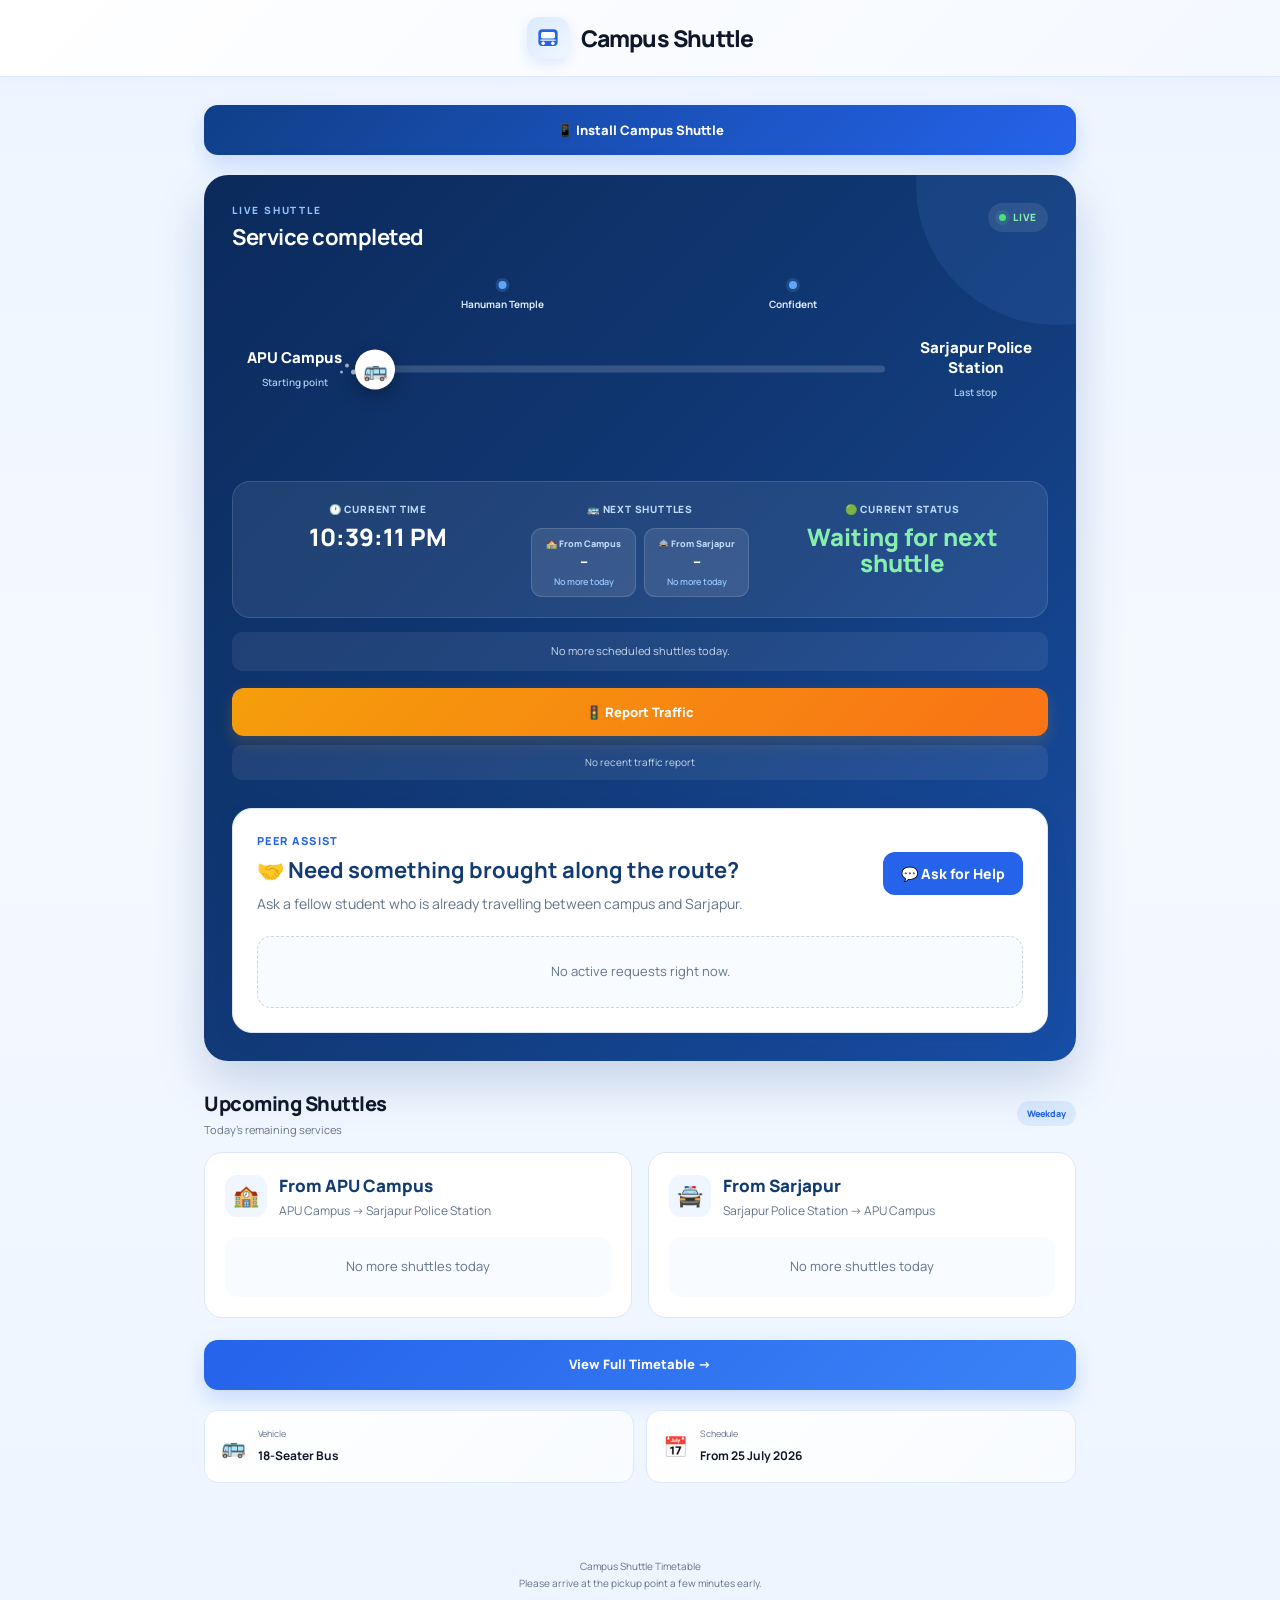
<file: index.html>
<!DOCTYPE html>
<html lang="en">

<head>

    <meta charset="UTF-8">

    <meta
        name="viewport"
        content="width=device-width, initial-scale=1.0"
    >

    <title>Campus Shuttle</title>

    <!-- Modern Font -->
    <link rel="preconnect" href="https://fonts.googleapis.com">

    <link
        href="https://fonts.googleapis.com/css2?family=Manrope:wght@400;500;600;700;800&display=swap"
        rel="stylesheet"
    >

    <!-- Main CSS -->
    <link
        rel="stylesheet"
        href="style.css"
    >
<!-- PWA / Mobile App -->
<link rel="manifest" href="manifest.json">

<meta name="theme-color" content="#2563eb">

<!-- iPhone / iPad -->
<meta name="apple-mobile-web-app-capable" content="yes">
<meta name="apple-mobile-web-app-status-bar-style" content="default">
<meta name="apple-mobile-web-app-title" content="Campus Shuttle">

<link rel="apple-touch-icon" href="icon-192.png">
</head>


<body>


    <!-- =====================================
         MODERN HEADER
    ====================================== -->

    <header class="modern-header">

        <div class="brand">

            <div class="brand-icon">

                <svg
                    viewBox="0 0 64 64"
                    xmlns="http://www.w3.org/2000/svg"
                    aria-hidden="true"
                >

                    <!-- Bus body -->
                    <rect
                        x="10"
                        y="12"
                        width="44"
                        height="38"
                        rx="9"
                        fill="currentColor"
                    />

                    <!-- Windows -->
                    <rect
                        x="16"
                        y="18"
                        width="32"
                        height="15"
                        rx="4"
                        fill="white"
                    />

                    <!-- Wheels -->
                    <circle
                        cx="21"
                        cy="44"
                        r="4"
                        fill="white"
                    />

                    <circle
                        cx="43"
                        cy="44"
                        r="4"
                        fill="white"
                    />

                    <!-- Lower line -->
                    <path
                        d="M16 37h32"
                        stroke="white"
                        stroke-width="3"
                        stroke-linecap="round"
                    />

                </svg>

            </div>


            <div class="brand-name">
                Campus Shuttle
            </div>

        </div>

    </header>



    <!-- =====================================
         MAIN CONTENT
    ====================================== -->

    <main class="container">



<!-- INSTALL APP -->

<button
    id="installAppButton"
    class="install-app-button"
>
    📱 Install Campus Shuttle
</button>


        <!-- =====================================
             LIVE SHUTTLE TRACKER
        ====================================== -->

<section class="live-tracker">

    <!-- LIVE HEADER -->

    <div class="live-header">

        <div>

            <div class="live-label">
                LIVE SHUTTLE
            </div>

            <h2 id="liveStatus">
                Checking shuttle status...
            </h2>

        </div>


        <div class="live-indicator">

            <span class="live-dot"></span>

            LIVE

        </div>

    </div>


    <!-- ROUTE -->

    <div class="live-route">


        <!-- APU CAMPUS -->

<div class="route-terminal">

    <strong id="startStop">
        APU Campus
    </strong>

    <span>
        Starting point
    </span>

</div>

        <!-- MIDDLE ROUTE -->

        <div class="route-middle">

            <div class="route-line-vertical">

                <div
                    class="route-progress"
                    id="routeProgress"
                ></div>


                <div
                    class="bus-marker going-right"
                    id="busMarker"
                >

                    <span class="bus-smoke smoke-1"></span>
                    <span class="bus-smoke smoke-2"></span>
                    <span class="bus-smoke smoke-3"></span>

                    <span class="bus-emoji">
                        🚌
                    </span>

                </div>

            </div>


            <!-- PICKUP STOPS -->

            <div class="pickup-stops">

                <div
                    class="pickup-stop"
                    data-route-stop="hanuman-temple"
                >

                    <span class="pickup-dot"></span>

                    <span>
                        Hanuman Temple
                    </span>

                </div>


                <div
                    class="pickup-stop"
                    data-route-stop="confident"
                >

                    <span class="pickup-dot"></span>

                    <span>
                        Confident
                    </span>

                </div>

            </div>

        </div>



        <!-- SARJAPUR POLICE STATION -->

<div class="route-terminal destination">

    <strong id="endStop">
        Sarjapur Police Station
    </strong>

    <span>
        Last stop
    </span>

</div>

</div>


<!-- =========================================
     LIVE INFORMATION
========================================= -->

<div class="live-info-panel">

    <div class="live-stat">

        <span class="live-stat-label">
            🕐 CURRENT TIME
        </span>

        <strong id="livePanelClock">
            --:--:--
        </strong>

    </div>


    <div class="live-stat next-shuttle-stat">

    <span class="live-stat-label">
        🚌 NEXT SHUTTLES
    </span>

    <div class="next-shuttle-capsules">

        <!-- FROM CAMPUS -->

        <div class="next-shuttle-capsule">

            <span class="capsule-label">
                🏫 From Campus
            </span>

            <strong id="nextCampusShuttle">
                --
            </strong>

            <small id="nextCampusCountdown">
                Checking...
            </small>

        </div>


        <!-- FROM SARJAPUR -->

        <div class="next-shuttle-capsule">

            <span class="capsule-label">
                🚔 From Sarjapur
            </span>

            <strong id="nextSarjapurShuttle">
                --
            </strong>

            <small id="nextSarjapurCountdown">
                Checking...
            </small>

        </div>

    </div>

</div>

    <div class="live-stat">

        <span class="live-stat-label">
            🟢 CURRENT STATUS
        </span>

        <strong
            id="liveCurrentStatus"
            class="live-status-text"
        >
            Checking...
        </strong>

    </div>

</div>

    <!-- LIVE MESSAGE -->

    <div
        class="live-message"
        id="liveMessage"
    >
        Checking the current shuttle...
    </div>



    <!-- TRAFFIC REPORT -->

    <div class="traffic-report-box">

        <button
            id="trafficButton"
            class="traffic-button"
            onclick="reportTraffic()"
        >
            🚦 Report Traffic
        </button>


        <div
            id="trafficStatus"
            class="traffic-status"
        >
            No recent traffic report
        </div>

    </div>
<!-- =========================================
     PEER ASSIST
========================================= -->

<section class="peer-assist-section">

    <div class="peer-assist-header">

        <div>

            <div class="section-label">
                PEER ASSIST
            </div>

            <h2>
                🤝 Need something brought along the route?
            </h2>

            <p>
                Ask a fellow student who is already travelling
                between campus and Sarjapur.
            </p>

        </div>

        <button
            id="openPeerAssistButton"
            class="peer-assist-button"
        >
            💬 Ask for Help
        </button>

    </div>


    <!-- ACTIVE REQUESTS -->

    <div
        id="peerRequestsList"
        class="peer-requests-list"
    >

        <div class="peer-empty">

            No active requests right now.

        </div>

    </div>

</section>


<!-- =========================================
     PEER ASSIST MODAL
========================================= -->

<div
    id="peerAssistModal"
    class="peer-modal"
>

    <div class="peer-modal-content">

        <div class="peer-modal-header">

            <div>

                <div class="section-label">
                    PEER ASSIST
                </div>

                <h2>
                    Ask your peers
                </h2>

            </div>

            <button
                id="closePeerAssistButton"
                class="peer-close-button"
            >
                ×
            </button>

        </div>


        <div class="peer-form">

            <label>
                From
            </label>

            <select
                id="peerFrom"
            >

                <option value="">
                    Select starting point
                </option>

                <option value="APU Campus">
                    APU Campus
                </option>

                <option value="Hanuman Temple">
                    Hanuman Temple
                </option>

                <option value="Confident">
                    Confident
                </option>

                <option value="Sarjapur Police Station">
                    Sarjapur Police Station
                </option>
                <option value="Wawe">
    Wawe😉
</option>

<option value="D-Mart">
    D-Mart
</option>

            </select>


            <label>
                To
            </label>

            <select
                id="peerTo"
            >

                <option value="">
                    Select destination
                </option>

                <option value="APU Campus">
                    APU Campus
                </option>

                <option value="Hanuman Temple">
                    Hanuman Temple
                </option>

                <option value="Confident">
                    Confident
                </option>

                <option value="Sarjapur Police Station">
                    Sarjapur Police Station
                </option>
                    <option value="Wawe">
        Wawe😉
    </option>

    <option value="D-Mart">
        D-Mart
    </option>


            </select>


            <label>
                Around what time?
            </label>

            <input
                type="time"
                id="peerTravelTime"
            >


            <label>
                What do you need?
            </label>

            <textarea
                id="peerRequestText"
                rows="4"
                placeholder="Example: Can someone bring my medicine from Sarjapur?"
            ></textarea>


            <label>
    Your name
</label>

<input
    type="text"
    id="peerName"
    placeholder="Enter your name"
>


<label>
    College ID
</label>

<input
    type="text"
    id="peerCollegeId"
    placeholder="Enter your college ID"
>


            <button
                id="submitPeerRequestButton"
                class="peer-submit-button"
            >
                Post Request
            </button>

        </div>

    </div>

</div>


<!-- =========================================
     PEER CHAT MODAL
========================================= -->

<div
    id="peerChatModal"
    class="peer-modal"
>

    <div class="peer-chat-content">

        <div class="peer-modal-header">

            <div>

                <div class="section-label">
                    PEER ASSIST
                </div>

                <h2 id="peerChatTitle">
                    Chat
                </h2>

            </div>

            <button
                id="closePeerChatButton"
                class="peer-close-button"
            >
                ×
            </button>

        </div>


        <div
            id="peerChatMessages"
            class="peer-chat-messages"
        ></div>


        <div class="peer-chat-input">

            <input
                type="text"
                id="peerMessageInput"
                placeholder="Write a message..."
            >

            <button
                id="sendPeerMessageButton"
            >
                ➤
            </button>

        </div>

    </div>

</div>
</section>


        <!-- =====================================
             UPCOMING SHUTTLES
        ====================================== -->

        <section class="upcoming-section">


            <div class="section-heading">


                <div>

                    <h2>
                        Upcoming Shuttles
                    </h2>


                    <p>
                        Today's remaining services
                    </p>

                </div>


                <span id="dayType">
                    Weekday
                </span>

            </div>



            <div id="upcomingList">

                <!-- JavaScript will insert shuttles here -->

            </div>


        </section>



        <!-- =====================================
             FULL TIMETABLE
        ====================================== -->

        <a
            href="timetable.html"
            class="full-timetable-button"
        >
            View Full Timetable →
        </a>



        <!-- =====================================
             INFORMATION
        ====================================== -->

        <section class="info-grid">


            <div class="info-card">

                <span>
                    🚌
                </span>


                <div>

                    <p>
                        Vehicle
                    </p>


                    <strong>
                        18-Seater Bus
                    </strong>

                </div>

            </div>



            <div class="info-card">

                <span>
                    📅
                </span>


                <div>

                    <p>
                        Schedule
                    </p>


                    <strong>
                        From 25 July 2026
                    </strong>

                </div>

            </div>


        </section>


    </main>



    <!-- =====================================
         FOOTER
    ====================================== -->

    <footer>

        <p>
            Campus Shuttle Timetable
        </p>


        <p>
            Please arrive at the pickup point a few minutes early.
        </p>

    </footer>



    <!-- =====================================
         JAVASCRIPT
    ====================================== -->

    <script src="script.js"></script>
<script>
    if ("serviceWorker" in navigator) {
        window.addEventListener("load", () => {
            navigator.serviceWorker.register("./sw.js")
                .then(() => {
                    console.log("Campus Shuttle app ready");
                })
                .catch(error => {
                    console.log("App setup error:", error);
                });
        });
    }
</script>
<script>
    if ("serviceWorker" in navigator) {

        window.addEventListener("load", () => {

            navigator.serviceWorker.register("./sw.js")
                .then(() => {
                    console.log("Campus Shuttle app ready");
                })
                .catch(error => {
                    console.error(
                        "Service worker registration failed:",
                        error
                    );
                });

        });

    }
</script>
</body>

</html>
</file>
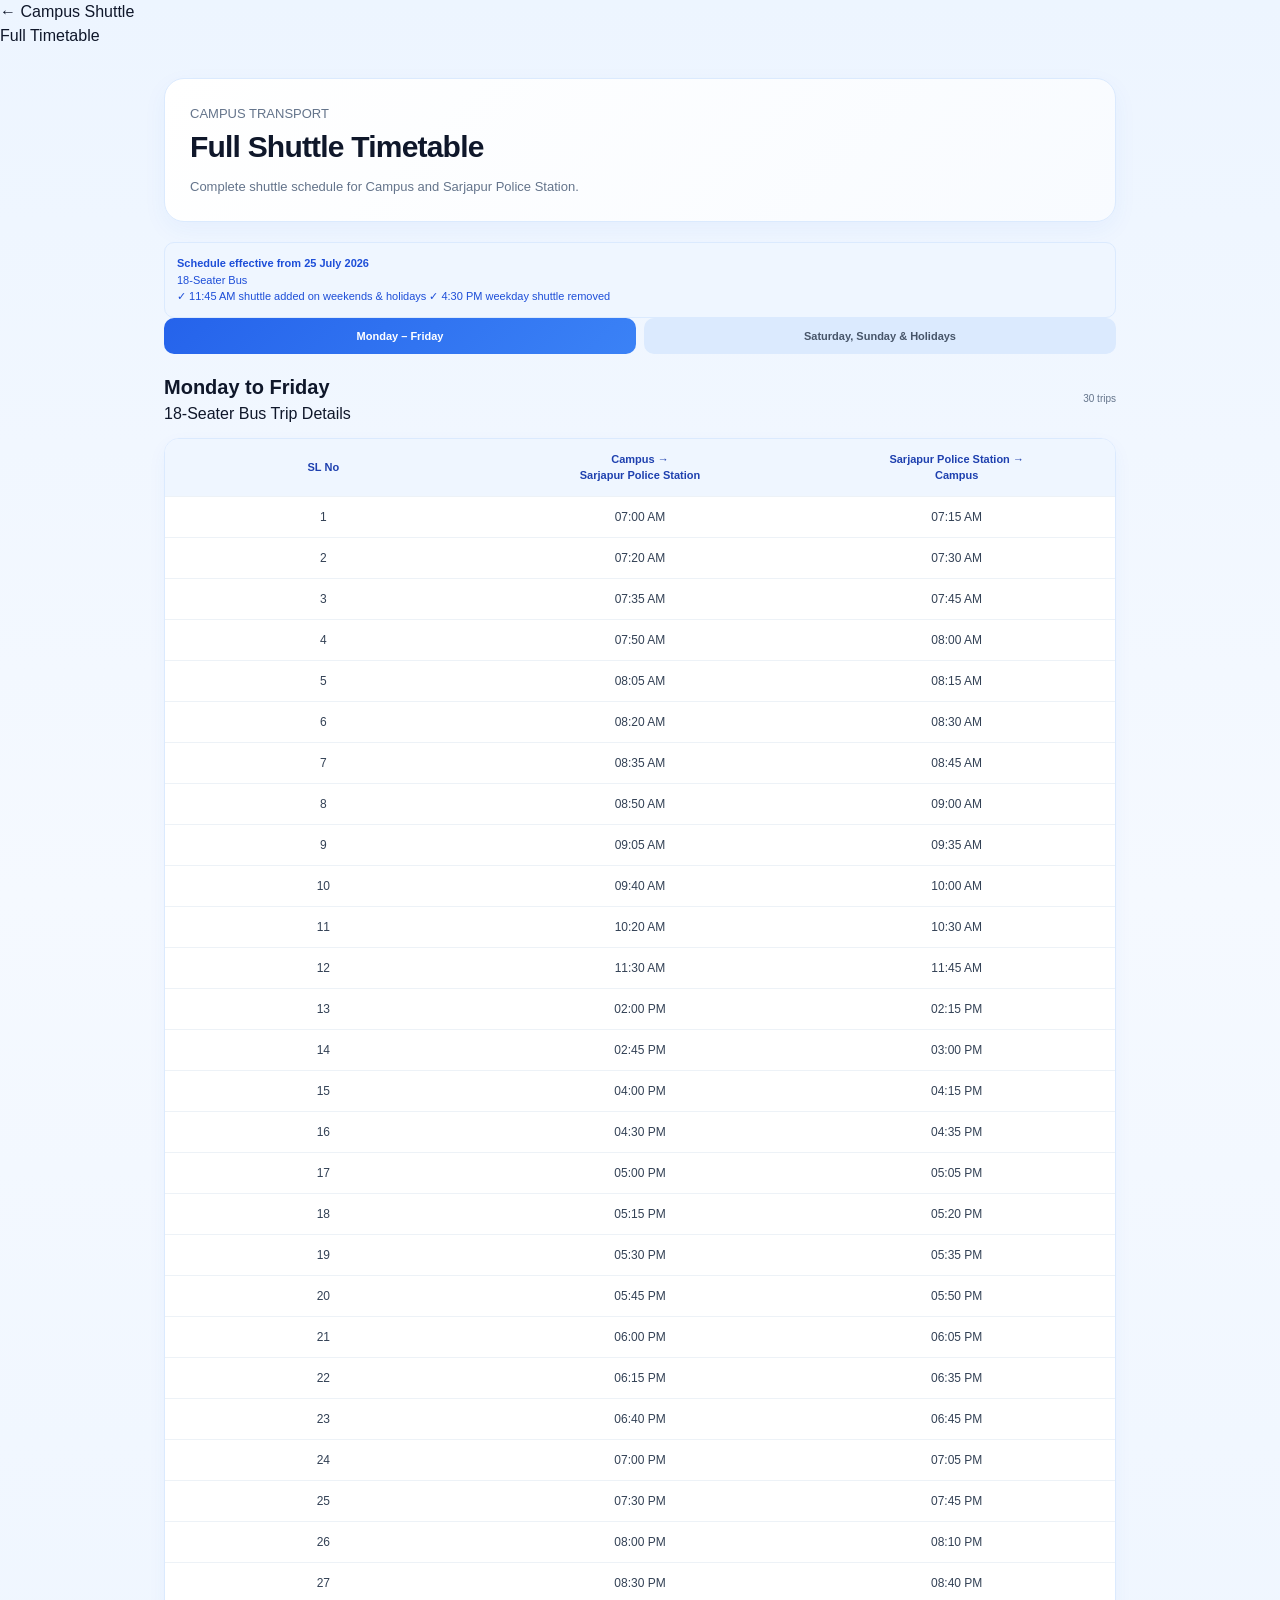
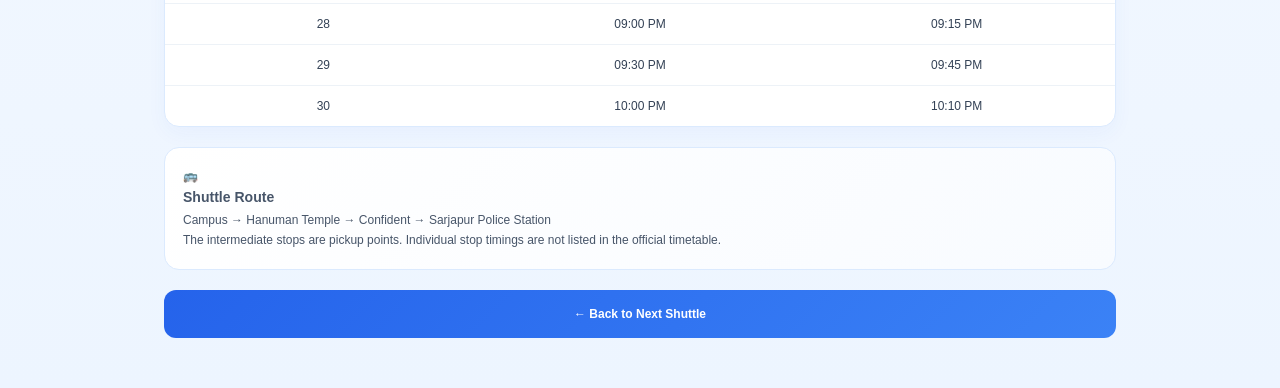
<file: timetable.html>
<!DOCTYPE html>
<html lang="en">

<head>

    <meta charset="UTF-8">

    <meta
        name="viewport"
        content="width=device-width, initial-scale=1.0"
    >

    <title>Full Shuttle Timetable</title>

    <link rel="stylesheet" href="style.css">

</head>


<body>


    <!-- ==============================
         HEADER
    =============================== -->

    <header class="header">

        <a
            href="index.html"
            class="back-home"
        >
            ← Campus Shuttle
        </a>

        <div class="header-date">
            Full Timetable
        </div>

    </header>



    <!-- ==============================
         MAIN
    =============================== -->

    <main class="timetable-container">


        <!-- PAGE INTRO -->

        <section class="timetable-intro">

            <p class="small-title">
                CAMPUS TRANSPORT
            </p>

            <h1>
                Full Shuttle Timetable
            </h1>

            <p>
                Complete shuttle schedule for
                Campus and Sarjapur Police Station.
            </p>

        </section>



        <!-- NOTICE -->

        <section class="schedule-notice">

            <strong>
                Schedule effective from 25 July 2026
            </strong>

            <p>
                18-Seater Bus
            </p>

            <div class="notice-details">

                <span>
                    ✓ 11:45 AM shuttle added on weekends & holidays
                </span>

                <span>
                    ✓ 4:30 PM weekday shuttle removed
                </span>

            </div>

        </section>



        <!-- DAY SELECTOR -->

        <div class="schedule-tabs">

            <button
                class="schedule-tab active"
                data-day="weekday"
            >
                Monday – Friday
            </button>

            <button
                class="schedule-tab"
                data-day="weekend"
            >
                Saturday, Sunday & Holidays
            </button>

        </div>



        <!-- ==============================
             WEEKDAY TABLE
        =============================== -->

        <section
            id="weekdaySchedule"
            class="schedule-panel active"
        >

            <div class="schedule-heading">

                <div>

                    <h2>
                        Monday to Friday
                    </h2>

                    <p>
                        18-Seater Bus Trip Details
                    </p>

                </div>

                <span class="trip-count">
                    30 trips
                </span>

            </div>


            <div class="table-wrapper">

                <table>

                    <thead>

                        <tr>

                            <th>
                                SL No
                            </th>

                            <th>
                                Campus →<br>
                                Sarjapur Police Station
                            </th>

                            <th>
                                Sarjapur Police Station →<br>
                                Campus
                            </th>

                        </tr>

                    </thead>


                    <tbody>

                        <tr><td>1</td><td>07:00 AM</td><td>07:15 AM</td></tr>
                        <tr><td>2</td><td>07:20 AM</td><td>07:30 AM</td></tr>
                        <tr><td>3</td><td>07:35 AM</td><td>07:45 AM</td></tr>
                        <tr><td>4</td><td>07:50 AM</td><td>08:00 AM</td></tr>
                        <tr><td>5</td><td>08:05 AM</td><td>08:15 AM</td></tr>
                        <tr><td>6</td><td>08:20 AM</td><td>08:30 AM</td></tr>
                        <tr><td>7</td><td>08:35 AM</td><td>08:45 AM</td></tr>
                        <tr><td>8</td><td>08:50 AM</td><td>09:00 AM</td></tr>
                        <tr><td>9</td><td>09:05 AM</td><td>09:35 AM</td></tr>
                        <tr><td>10</td><td>09:40 AM</td><td>10:00 AM</td></tr>
                        <tr><td>11</td><td>10:20 AM</td><td>10:30 AM</td></tr>
                        <tr><td>12</td><td>11:30 AM</td><td>11:45 AM</td></tr>
                        <tr><td>13</td><td>02:00 PM</td><td>02:15 PM</td></tr>
                        <tr><td>14</td><td>02:45 PM</td><td>03:00 PM</td></tr>
                        <tr><td>15</td><td>04:00 PM</td><td>04:15 PM</td></tr>
                        <tr><td>16</td><td>04:30 PM</td><td>04:35 PM</td></tr>
                        <tr><td>17</td><td>05:00 PM</td><td>05:05 PM</td></tr>
                        <tr><td>18</td><td>05:15 PM</td><td>05:20 PM</td></tr>
                        <tr><td>19</td><td>05:30 PM</td><td>05:35 PM</td></tr>
                        <tr><td>20</td><td>05:45 PM</td><td>05:50 PM</td></tr>
                        <tr><td>21</td><td>06:00 PM</td><td>06:05 PM</td></tr>
                        <tr><td>22</td><td>06:15 PM</td><td>06:35 PM</td></tr>
                        <tr><td>23</td><td>06:40 PM</td><td>06:45 PM</td></tr>
                        <tr><td>24</td><td>07:00 PM</td><td>07:05 PM</td></tr>
                        <tr><td>25</td><td>07:30 PM</td><td>07:45 PM</td></tr>
                        <tr><td>26</td><td>08:00 PM</td><td>08:10 PM</td></tr>
                        <tr><td>27</td><td>08:30 PM</td><td>08:40 PM</td></tr>
                        <tr><td>28</td><td>09:00 PM</td><td>09:15 PM</td></tr>
                        <tr><td>29</td><td>09:30 PM</td><td>09:45 PM</td></tr>
                        <tr><td>30</td><td>10:00 PM</td><td>10:10 PM</td></tr>

                    </tbody>

                </table>

            </div>

        </section>



        <!-- ==============================
             WEEKEND TABLE
        =============================== -->

        <section
            id="weekendSchedule"
            class="schedule-panel"
        >

            <div class="schedule-heading">

                <div>

                    <h2>
                        Saturday, Sunday & Holidays
                    </h2>

                    <p>
                        18-Seater Bus Trip Details
                    </p>

                </div>

                <span class="trip-count">
                    15 trips
                </span>

            </div>


            <div class="table-wrapper">

                <table>

                    <thead>

                        <tr>

                            <th>
                                SL No
                            </th>

                            <th>
                                Campus →<br>
                                Sarjapur Police Station
                            </th>

                            <th>
                                Sarjapur Police Station →<br>
                                Campus
                            </th>

                        </tr>

                    </thead>


                    <tbody>

                        <tr><td>1</td><td>07:20 AM</td><td>07:30 AM</td></tr>
                        <tr><td>2</td><td>07:45 AM</td><td>08:00 AM</td></tr>
                        <tr><td>3</td><td>08:20 AM</td><td>08:30 AM</td></tr>
                        <tr><td>4</td><td>08:50 AM</td><td>09:00 AM</td></tr>
                        <tr><td>5</td><td>09:10 AM</td><td>10:00 AM</td></tr>
                        <tr><td>6</td><td>11:45 AM</td><td>12:00 PM</td></tr>
                        <tr><td>7</td><td>01:45 PM</td><td>02:15 PM</td></tr>
                        <tr><td>8</td><td>02:45 PM</td><td>03:00 PM</td></tr>
                        <tr><td>9</td><td>04:00 PM</td><td>04:15 PM</td></tr>
                        <tr><td>10</td><td>05:00 PM</td><td>05:15 PM</td></tr>
                        <tr><td>11</td><td>05:45 PM</td><td>06:15 PM</td></tr>
                        <tr><td>12</td><td>06:45 PM</td><td>07:00 PM</td></tr>
                        <tr><td>13</td><td>07:45 PM</td><td>08:00 PM</td></tr>
                        <tr><td>14</td><td>08:45 PM</td><td>09:00 PM</td></tr>
                        <tr><td>15</td><td>10:00 PM</td><td>10:05 PM</td></tr>

                    </tbody>

                </table>

            </div>

        </section>



        <!-- ROUTE INFORMATION -->

        <section class="route-info">

            <div class="route-info-icon">
                🚌
            </div>

            <div>

                <h3>
                    Shuttle Route
                </h3>

                <p>
                    Campus
                    →
                    Hanuman Temple
                    →
                    Confident
                    →
                    Sarjapur Police Station
                </p>

                <p class="route-note">
                    The intermediate stops are pickup points.
                    Individual stop timings are not listed
                    in the official timetable.
                </p>

            </div>

        </section>



        <!-- BACK HOME -->

        <a
            href="index.html"
            class="home-button"
        >
            ← Back to Next Shuttle
        </a>


    </main>



    <!-- ==============================
         JAVASCRIPT
    =============================== -->

    <script>

        const tabs =
            document.querySelectorAll(".schedule-tab");

        const panels =
            document.querySelectorAll(".schedule-panel");


        tabs.forEach(function(tab) {

            tab.addEventListener(
                "click",
                function() {

                    const selectedDay =
                        tab.dataset.day;


                    // Remove active from all tabs

                    tabs.forEach(function(item) {

                        item.classList.remove(
                            "active"
                        );

                    });


                    // Remove active from all panels

                    panels.forEach(function(panel) {

                        panel.classList.remove(
                            "active"
                        );

                    });


                    // Activate selected tab

                    tab.classList.add(
                        "active"
                    );


                    // Activate selected table

                    document
                        .getElementById(
                            selectedDay === "weekday"
                                ? "weekdaySchedule"
                                : "weekendSchedule"
                        )
                        .classList.add("active");

                }

            );

        });

    </script>


</body>

</html>
</file>
<file: style.css>
/* =========================================================
   CAMPUS SHUTTLE
   CLEAN BLUE THEME
   SINGLE SOURCE OF TRUTH
========================================================= */


/* =========================================================
   1. GLOBAL
========================================================= */

* {
    box-sizing: border-box;
    margin: 0;
    padding: 0;
}

html {
    scroll-behavior: smooth;
    overflow-x: hidden;
}

body {
    font-family: "Manrope", sans-serif;

    background:
        linear-gradient(
            180deg,
            #edf5ff 0%,
            #f5f9ff 45%,
            #edf5ff 100%
        );

    color: #0f172a;

    line-height: 1.5;

    overflow-x: hidden;

    min-height: 100vh;
}

button,
select {
    font-family: inherit;
}

button {
    -webkit-tap-highlight-color: transparent;
}

a {
    color: inherit;
    text-decoration: none;
}


/* =========================================================
   2. HEADER
========================================================= */

.modern-header {
    width: 100%;

    background:
        linear-gradient(
            135deg,
            #ffffff,
            #f4f8ff
        );

    border-bottom: 1px solid #dbeafe;

    box-shadow:
        0 2px 12px rgba(37, 99, 235, 0.05);
}

.brand {
    width: 100%;
    max-width: 1100px;

    min-height: 76px;

    margin: 0 auto;

    padding: 16px 28px;

    display: flex;

    align-items: center;

    justify-content: center;

    gap: 12px;
}

.brand-icon {
    width: 42px;
    height: 42px;

    display: flex;

    align-items: center;
    justify-content: center;

    border-radius: 12px;

    background:
        linear-gradient(
            135deg,
            #dbeafe,
            #eff6ff
        );

    color: #2563eb;

    box-shadow:
        0 5px 14px rgba(37, 99, 235, 0.12);

    flex-shrink: 0;
}

.brand-icon svg {
    width: 28px;
    height: 28px;
}

.brand-name {
    font-size: 23px;

    font-weight: 800;

    letter-spacing: -0.8px;

    color: #0f172a;
}


/* =========================================================
   3. MAIN CONTAINER
========================================================= */

.container {
    width: 100%;

    max-width: 920px;

    margin: 0 auto;

    padding: 28px 24px 50px;
}


/* =========================================================
   4. STOP SELECTOR
========================================================= */

.location-card {
    width: 100%;

    background:
        linear-gradient(
            135deg,
            #ffffff,
            #f8fbff
        );

    border: 1px solid #dbeafe;

    border-radius: 18px;

    padding: 20px;

    margin-bottom: 20px;

    box-shadow:
        0 10px 30px rgba(37, 99, 235, 0.07);
}

.pickup-title {
    margin-bottom: 12px;

    color: #0f172a;

    font-size: 13px;

    font-weight: 800;
}

.stop-selector {
    width: 100%;

    display: grid;

    grid-template-columns:
        repeat(3, minmax(0, 1fr));

    gap: 9px;
}

.stop-option {
    min-height: 48px;

    padding: 9px 12px;

    border:
        1px solid #dbe4f0;

    border-radius: 12px;

    background: #f8fbff;

    color: #475569;

    font-size: 11px;

    font-weight: 700;

    cursor: pointer;

    transition:
        background 0.2s ease,
        border-color 0.2s ease,
        color 0.2s ease,
        transform 0.2s ease,
        box-shadow 0.2s ease;
}

.stop-option:hover {
    transform: translateY(-1px);

    border-color: #93c5fd;

    background: #eff6ff;
}

.stop-option.active {
    background:
        linear-gradient(
            135deg,
            #2563eb,
            #3b82f6
        );

    border-color: #2563eb;

    color: white;

    box-shadow:
        0 6px 15px rgba(37, 99, 235, 0.18);
}


/* =========================================================
   5. LIVE TRACKER
========================================================= */

.live-tracker {
    width: 100%;

    position: relative;

    overflow: hidden;

    background:
        linear-gradient(
            135deg,
            #0b2a5b 0%,
            #123b7a 55%,
            #174ea6 100%
        );

    color: white;

    border-radius: 24px;

    padding: 28px;

    margin-bottom: 28px;

    box-shadow:
        0 22px 50px rgba(15, 63, 135, 0.20);
}


/* subtle glow */

.live-tracker::before {
    content: "";

    position: absolute;

    width: 280px;
    height: 280px;

    right: -120px;
    top: -130px;

    border-radius: 50%;

    background:
        rgba(96, 165, 250, 0.10);

    pointer-events: none;
}


/* =========================================================
   6. LIVE HEADER
========================================================= */

.live-header {
    position: relative;
    z-index: 2;

    display: flex;

    align-items: flex-start;

    justify-content: space-between;

    gap: 15px;
}

.live-label {
    margin-bottom: 6px;

    color: #93c5fd;

    font-size: 10px;

    font-weight: 800;

    letter-spacing: 1.8px;
}

.live-header h2 {
    color: white;

    font-size: 22px;

    line-height: 1.25;

    letter-spacing: -0.5px;
}

.live-indicator {
    display: flex;

    align-items: center;

    gap: 7px;

    padding: 7px 11px;

    border-radius: 20px;

    background:
        rgba(255,255,255,0.09);

    color: #86efac;

    font-size: 10px;

    font-weight: 800;

    letter-spacing: 0.7px;

    white-space: nowrap;
}

.live-dot {
    width: 7px;
    height: 7px;

    border-radius: 50%;

    background: #4ade80;

    box-shadow:
        0 0 0 4px rgba(74, 222, 128, 0.12);

    animation:
        livePulse 1.5s infinite;
}

@keyframes livePulse {

    0% {
        opacity: 1;
        transform: scale(1);
    }

    50% {
        opacity: 0.45;
        transform: scale(0.75);
    }

    100% {
        opacity: 1;
        transform: scale(1);
    }
}


/* =========================================================
   7. HORIZONTAL ROUTE
========================================================= */

.live-route {
    position: relative;
    z-index: 2;

    width: 100%;

    min-height: 175px;

    margin-top: 30px;

    display: grid;

    grid-template-columns:
        125px
        minmax(0, 1fr)
        145px;

    align-items: center;

    gap: 18px;
}


/* =========================================================
   8. TERMINAL STOPS
========================================================= */

.route-terminal {
    width: 100%;

    display: flex;

    flex-direction: column;

    align-items: center;

    justify-content: center;

    text-align: center;

    gap: 7px;
}

.terminal-icon {
    width: 48px;
    height: 48px;

    display: flex;

    align-items: center;
    justify-content: center;

    border-radius: 50%;

    background:
        rgba(255,255,255,0.10);

    border:
        1px solid rgba(255,255,255,0.08);

    color: #93c5fd;

    box-shadow:
        0 5px 15px rgba(0,0,0,0.12);
}

.terminal-icon svg {
    width: 25px;
    height: 25px;
}

.campus-icon {
    color: #60a5fa;
}

.police-icon {
    color: #fbbf24;
}

.route-terminal strong {
    max-width: 130px;

    color: white;

    font-size: 10px;

    font-weight: 800;

    line-height: 1.35;
}

.route-terminal > span {
    color: #a9c5e8;

    font-size: 8px;

    font-weight: 600;
}


/* =========================================================
   9. MIDDLE ROUTE
========================================================= */

.route-middle {
    position: relative;

    width: 100%;

    min-width: 0;

    height: 115px;

    display: flex;

    align-items: center;
}


/* =========================================================
   10. ROAD / ROUTE LINE
========================================================= */

.route-line-vertical {
    position: absolute;

    left: 0;
    right: 0;

    top: 50%;

    width: 100%;
    height: 7px;

    transform: translateY(-50%);

    border-radius: 20px;

    background:
        rgba(255,255,255,0.16);
}


/* blue progress */

.route-line-vertical .route-progress {
    position: absolute;

    left: 0;
    top: 0;

    width: 0%;
    height: 100%;

    border-radius: 20px;

    background:
        linear-gradient(
            90deg,
            #60a5fa,
            #38bdf8
        );

    transition:
        width 1s linear;
}


/* =========================================================
   11. BUS
========================================================= */

.route-line-vertical .bus-marker {
    position: absolute;

    left: 0%;

    top: 50%;

    width: 40px;
    height: 40px;

    transform:
        translate(-50%, -50%);

    display: flex;

    align-items: center;
    justify-content: center;

    border-radius: 50%;

    background: white;

    color: #111827;

    font-size: 20px;

    box-shadow:
        0 6px 18px rgba(0,0,0,0.28);

    transition:
        left 1s linear;

    z-index: 10;
}

.bus-emoji {
    position: relative;

    z-index: 5;

    display: block;

    line-height: 1;
}


/* =========================================================
   12. BUS SMOKE
========================================================= */

.bus-smoke {
    position: absolute;

    width: 5px;
    height: 5px;

    border-radius: 50%;

    background:
        rgba(203, 213, 225, 0.75);

    pointer-events: none;

    animation:
        busSmoke 1.2s infinite ease-out;
}

.going-right .smoke-1 {
    left: -4px;
    top: 20px;

    animation-delay: 0s;
}

.going-right .smoke-2 {
    left: -10px;
    top: 14px;

    width: 4px;
    height: 4px;

    animation-delay: 0.3s;
}

.going-right .smoke-3 {
    left: -15px;
    top: 21px;

    width: 3px;
    height: 3px;

    animation-delay: 0.6s;
}

@keyframes busSmoke {

    0% {
        opacity: 0;

        transform:
            translateX(0)
            translateY(0)
            scale(0.6);
    }

    30% {
        opacity: 0.7;
    }

    100% {
        opacity: 0;

        transform:
            translateX(-10px)
            translateY(-5px)
            scale(1.5);
    }
}

.going-left .bus-emoji {
    transform:
        scaleX(-1);
}

.going-left .smoke-1 {
    left: auto;
    right: -4px;
}

.going-left .smoke-2 {
    left: auto;
    right: -10px;
}

.going-left .smoke-3 {
    left: auto;
    right: -15px;
}

.going-left .bus-smoke {
    animation-name:
        busSmokeLeft;
}

@keyframes busSmokeLeft {

    0% {
        opacity: 0;

        transform:
            translateX(0)
            translateY(0)
            scale(0.6);
    }

    30% {
        opacity: 0.7;
    }

    100% {
        opacity: 0;

        transform:
            translateX(10px)
            translateY(-5px)
            scale(1.5);
    }
}


/* =========================================
   13. INTERMEDIATE PICKUP STOPS
========================================= */

.pickup-stops {
    position: absolute;
    inset: 0;
    pointer-events: none;
    z-index: 5;
}


/* =========================================
   DEFAULT
   CAMPUS → SARJAPUR

   Hanuman = 25%
   Confident = 82%
========================================= */

.pickup-stop {
    position: absolute;
    top: -34px;

    transform: translateX(-50%);

    display: flex;
    flex-direction: column;
    align-items: center;
    gap: 6px;

    white-space: nowrap;

    z-index: 5;
}


/* Hanuman Temple */

.pickup-stop:nth-child(1) {
    left: 25%;
}


/* Confident */

.pickup-stop:nth-child(2) {
    left: 82%;
}


/* =========================================
   REVERSE
   SARJAPUR → CAMPUS

   Confident = 25%
   Hanuman = 82%
========================================= */

.live-route.return-direction
.pickup-stop:nth-child(1) {
    left: 82%;
}


.live-route.return-direction
.pickup-stop:nth-child(2) {
    left: 25%;
}


/* =========================================
   STOP DOT
========================================= */

.pickup-dot {
    width: 8px;
    height: 8px;

    border-radius: 50%;

    background: #60a5fa;

    border: 3px solid #1e4b87;

    box-sizing: content-box;

    flex-shrink: 0;
}


/* =========================================
   STOP NAME
========================================= */

.pickup-stop span:last-child {
    font-size: 10px;
    font-weight: 700;

    color: #dbeafe;

    text-align: center;

    line-height: 1.2;
}

/* =========================================
   LIVE INFORMATION PANEL
========================================= */

.live-info-panel {
    width: 100%;
    display: grid;
    grid-template-columns:
        repeat(3, minmax(0, 1fr));

    gap: 12px;

    margin-top: 24px;

    padding: 20px;

    box-sizing: border-box;

    background: rgba(255, 255, 255, 0.08);

    border: 1px solid
        rgba(255, 255, 255, 0.12);

    border-radius: 18px;
}


.live-stat {
    min-width: 0;

    display: flex;
    flex-direction: column;
    align-items: center;

    text-align: center;
}


.live-stat-label {
    margin-bottom: 7px;

    color: #bfdbfe;

    font-size: 10px;
    font-weight: 800;

    letter-spacing: 0.08em;
}


.live-stat strong {
    color: #ffffff;

    font-size: 24px;
    font-weight: 900;

    line-height: 1.1;
}


.live-stat small {
    margin-top: 6px;

    color: #93c5fd;

    font-size: 11px;
    font-weight: 600;
}


.live-status-text {
    color: #86efac !important;
}


/* =========================================
   MOBILE
========================================= */

@media (max-width: 700px) {

    .live-info-panel {
        grid-template-columns: 1fr;

        gap: 18px;

        padding: 18px;
    }


    .live-stat {
        padding-bottom: 15px;

        border-bottom: 1px solid
            rgba(255, 255, 255, 0.1);
    }


    .live-stat:last-child {
        padding-bottom: 0;

        border-bottom: none;
    }


    .live-stat strong {
        font-size: 22px;
    }

}

/* =========================================================
   15. LIVE MESSAGE
========================================================= */

.live-message {
    position: relative;
    z-index: 2;

    margin-top: 14px;

    padding: 11px 13px;

    border-radius: 10px;

    background:
        rgba(255,255,255,0.07);

    color: #c7d8ee;

    font-size: 11px;

    text-align: center;
}


/* =========================================================
   16. TRAFFIC REPORT
========================================================= */

.traffic-report-box {
    position: relative;
    z-index: 2;

    margin-top: 17px;

    text-align: center;
}

.traffic-button {
    width: 100%;

    min-height: 48px;

    border: none;

    border-radius: 12px;

    padding: 13px 18px;

    background:
        linear-gradient(
            135deg,
            #f59e0b,
            #f97316
        );

    color: white;

    font-size: 13px;

    font-weight: 800;

    cursor: pointer;

    box-shadow:
        0 7px 16px rgba(245,158,11,0.18);

    transition:
        transform 0.2s ease,
        opacity 0.2s ease;
}

.traffic-button:hover {
    transform:
        translateY(-1px);

    opacity: 0.94;
}

.traffic-button:active {
    transform:
        scale(0.98);
}

.traffic-button:disabled {
    cursor: not-allowed;

    opacity: 0.55;
}

.traffic-status {
    margin-top: 9px;

    padding: 10px;

    border-radius: 10px;

    background:
        rgba(255,255,255,0.07);

    color: #c7d8ee;

    font-size: 10px;

    line-height: 1.5;
}

.traffic-status.active {
    background:
        rgba(245,158,11,0.14);

    color: #fbbf24;

    border:
        1px solid rgba(245,158,11,0.22);
}

.traffic-status.clear {
    color: #86efac;
}


/* =========================================================
   17. UPCOMING SHUTTLES
========================================================= */

.upcoming-section {
    width: 100%;

    margin-bottom: 22px;
}

.section-heading {
    display: flex;

    align-items: center;

    justify-content: space-between;

    gap: 15px;

    margin-bottom: 14px;
}

.section-heading h2 {
    color: #0f172a;

    font-size: 20px;

    font-weight: 800;

    letter-spacing: -0.5px;
}

.section-heading p {
    margin-top: 3px;

    color: #64748b;

    font-size: 11px;
}

#dayType {
    padding: 6px 10px;

    border-radius: 20px;

    background: #dbeafe;

    color: #2563eb;

    font-size: 9px;

    font-weight: 800;

    white-space: nowrap;
}


/* =========================================================
   18. SHUTTLE CARDS
========================================================= */

.shuttle-card {
    width: 100%;

    display: flex;

    align-items: center;

    justify-content: space-between;

    gap: 15px;

    margin-bottom: 9px;

    padding: 15px 17px;

    background:
        linear-gradient(
            135deg,
            #ffffff,
            #f8fbff
        );

    border:
        1px solid #dbeafe;

    border-radius: 15px;

    box-shadow:
        0 6px 18px rgba(37, 99, 235, 0.045);

    transition:
        transform 0.2s ease,
        box-shadow 0.2s ease,
        border-color 0.2s ease;
}

.shuttle-card:hover {
    transform:
        translateY(-2px);

    border-color: #bfdbfe;

    box-shadow:
        0 10px 24px rgba(37, 99, 235, 0.09);
}

.shuttle-card-left {
    display: flex;

    align-items: center;

    gap: 12px;

    min-width: 0;
}

.shuttle-time {
    color: #0f172a;

    font-size: 17px;

    font-weight: 800;

    letter-spacing: -0.4px;

    white-space: nowrap;
}

.shuttle-route {
    margin-top: 2px;

    color: #64748b;

    font-size: 10px;
}

.shuttle-arrival {
    flex-shrink: 0;

    color: #64748b;

    font-size: 10px;

    text-align: right;
}

.shuttle-arrival strong {
    display: block;

    margin-top: 1px;

    color: #2563eb;

    font-size: 12px;
}


/* =========================================================
   19. SPECIAL SHUTTLE
========================================================= */

.special-shuttle {
    border-color: #f5d48a;

    background:
        linear-gradient(
            135deg,
            #fffdf5,
            #ffffff
        );
}

.special-badge {
    display: inline-flex;

    align-items: center;

    gap: 4px;

    margin-left: 7px;

    padding: 4px 8px;

    border-radius: 20px;

    background: #fff4cf;

    color: #a16207;

    font-size: 9px;

    font-weight: 800;

    vertical-align: middle;
}


/* =========================================================
   20. FULL TIMETABLE BUTTON
========================================================= */

.full-timetable-button {
    width: 100%;

    min-height: 50px;

    display: flex;

    align-items: center;
    justify-content: center;

    margin: 20px 0;

    border-radius: 14px;

    background:
        linear-gradient(
            135deg,
            #2563eb,
            #3b82f6
        );

    color: white;

    font-size: 13px;

    font-weight: 800;

    box-shadow:
        0 9px 22px rgba(37, 99, 235, 0.20);

    transition:
        transform 0.2s ease,
        box-shadow 0.2s ease;
}

.full-timetable-button:hover {
    transform:
        translateY(-1px);

    box-shadow:
        0 12px 26px rgba(37, 99, 235, 0.25);
}


/* =========================================================
   21. INFORMATION CARDS
========================================================= */

.info-grid {
    width: 100%;

    display: grid;

    grid-template-columns:
        repeat(2, minmax(0, 1fr));

    gap: 12px;

    margin-top: 20px;
}

.info-card {
    min-width: 0;

    display: flex;

    align-items: center;

    gap: 12px;

    padding: 16px;

    background:
        linear-gradient(
            135deg,
            #ffffff,
            #f8fbff
        );

    border:
        1px solid #dbeafe;

    border-radius: 14px;

    transition:
        transform 0.2s ease,
        box-shadow 0.2s ease;
}

.info-card:hover {
    transform:
        translateY(-2px);

    box-shadow:
        0 8px 22px rgba(37, 99, 235, 0.07);
}

.info-card > span {
    font-size: 20px;
}

.info-card p {
    margin-bottom: 2px;

    color: #64748b;

    font-size: 9px;
}

.info-card strong {
    color: #0f172a;

    font-size: 12px;
}


/* =========================================================
   22. INSTALL APP
========================================================= */

.install-app-button {
    width: 100%;

    min-height: 50px;

    display: flex;

    align-items: center;
    justify-content: center;

    margin-bottom: 20px;

    border: none;

    border-radius: 14px;

    background:
        linear-gradient(
            135deg,
            #0f3f87,
            #2563eb
        );

    color: white;

    font-size: 13px;

    font-weight: 800;

    cursor: pointer;

    box-shadow:
        0 9px 22px rgba(37, 99, 235, 0.18);

    transition:
        transform 0.2s ease,
        box-shadow 0.2s ease;
}

.install-app-button:hover {
    transform:
        translateY(-1px);

    box-shadow:
        0 12px 26px rgba(37, 99, 235, 0.24);
}


/* =========================================================
   23. FOOTER
========================================================= */

footer {
    width: 100%;

    padding:
        25px
        15px
        35px;

    color: #64748b;

    font-size: 10px;

    line-height: 1.7;

    text-align: center;
}


/* =========================================================
   24. TIMETABLE PAGE
========================================================= */

.timetable-container {
    width: 100%;

    max-width: 1000px;

    margin: 0 auto;

    padding: 30px 24px 50px;
}

.timetable-intro {
    padding: 25px;

    margin-bottom: 20px;

    background:
        linear-gradient(
            135deg,
            #ffffff,
            #f8fbff
        );

    border:
        1px solid #dbeafe;

    border-radius: 20px;

    box-shadow:
        0 8px 25px rgba(37, 99, 235, 0.05);
}

.timetable-intro h1 {
    margin-bottom: 8px;

    color: #0f172a;

    font-size: 30px;

    font-weight: 800;

    letter-spacing: -0.8px;
}

.timetable-intro p {
    color: #64748b;

    font-size: 13px;
}

.schedule-notice {
    margin-top: 18px;

    padding: 12px;

    border-radius: 10px;

    background: #eff6ff;

    color: #1d4ed8;

    font-size: 11px;

    border:
        1px solid #dbeafe;
}

.schedule-tabs {
    display: flex;

    gap: 8px;

    margin-bottom: 18px;
}

.schedule-tab {
    flex: 1;

    border: none;

    padding: 12px;

    border-radius: 10px;

    background: #dbeafe;

    color: #475569;

    font-size: 11px;

    font-weight: 700;

    cursor: pointer;
}

.schedule-tab.active {
    background:
        linear-gradient(
            135deg,
            #2563eb,
            #3b82f6
        );

    color: white;
}

.schedule-panel {
    display: none;
}

.schedule-panel.active {
    display: block;
}

.schedule-heading {
    display: flex;

    align-items: center;

    justify-content: space-between;

    gap: 10px;

    margin-bottom: 12px;
}

.schedule-heading h2 {
    color: #0f172a;

    font-size: 20px;

    font-weight: 800;
}

.trip-count {
    color: #64748b;

    font-size: 10px;
}

.table-wrapper {
    width: 100%;

    overflow: hidden;

    background: white;

    border:
        1px solid #dbeafe;

    border-radius: 15px;

    box-shadow:
        0 7px 20px rgba(37, 99, 235, 0.045);
}

.table-wrapper table {
    width: 100%;

    border-collapse: collapse;

    table-layout: fixed;
}

.table-wrapper th {
    padding: 12px;

    background: #eff6ff;

    color: #1e40af;

    font-size: 11px;

    font-weight: 800;

    text-align: center;
}

.table-wrapper td {
    padding: 11px;

    border-top:
        1px solid #edf2f7;

    color: #334155;

    font-size: 12px;

    text-align: center;
}

.route-info {
    margin-top: 20px;

    padding: 18px;

    background:
        linear-gradient(
            135deg,
            #ffffff,
            #f8fbff
        );

    border:
        1px solid #dbeafe;

    border-radius: 15px;

    color: #475569;

    font-size: 12px;

    line-height: 1.7;
}

.home-button {
    width: 100%;

    min-height: 48px;

    display: flex;

    align-items: center;
    justify-content: center;

    margin-top: 20px;

    border-radius: 12px;

    background:
        linear-gradient(
            135deg,
            #2563eb,
            #3b82f6
        );

    color: white;

    font-size: 12px;

    font-weight: 800;
}


/* =========================================================
   25. MOBILE
========================================================= */

@media (max-width: 600px) {

    .brand {
        min-height: 68px;

        padding:
            14px
            16px;
    }

    .brand-icon {
        width: 38px;
        height: 38px;

        border-radius: 10px;
    }

    .brand-icon svg {
        width: 25px;
        height: 25px;
    }

    .brand-name {
        font-size: 20px;
    }


    .container {
        padding:
            17px
            12px
            35px;
    }


    .location-card {
        padding: 16px;

        border-radius: 16px;
    }


    .stop-selector {
        grid-template-columns: 1fr;

        gap: 7px;
    }


    .stop-option {
        min-height: 44px;

        text-align: left;

        padding:
            8px
            13px;
    }


    .live-tracker {
        padding: 20px;

        border-radius: 20px;
    }


    .live-header h2 {
        font-size: 18px;
    }


    .live-indicator {
        padding:
            6px
            9px;

        font-size: 9px;
    }


    .live-route {
        grid-template-columns:
            72px
            minmax(0, 1fr)
            78px;

        gap: 6px;

        min-height: 155px;

        margin-top: 27px;
    }


    .route-terminal strong {
        max-width: 75px;

        font-size: 8px;
    }


    .route-terminal > span {
        font-size: 7px;
    }


    .terminal-icon {
        width: 38px;
        height: 38px;
    }


    .terminal-icon svg {
        width: 20px;
        height: 20px;
    }


    .route-middle {
        height: 100px;
    }


    .pickup-stop {
        min-width: 43px;

        font-size: 7px;

        white-space: normal;
    }


    .pickup-dot {
        width: 8px;
        height: 8px;
    }


    .route-line-vertical .bus-marker {
        width: 33px;
        height: 33px;

        font-size: 16px;
    }


    .live-info-grid {
        grid-template-columns:
            repeat(2, minmax(0, 1fr));

        gap: 8px;

        margin-top: 25px;
    }


    .live-info-card {
        padding: 11px;
    }


    .live-info-card strong {
        font-size: 12px;
    }


    .shuttle-card {
        padding:
            13px;
    }


    .shuttle-time {
        font-size: 15px;
    }


    .shuttle-route {
        font-size: 9px;
    }


    .shuttle-arrival {
        font-size: 9px;
    }


    .shuttle-arrival strong {
        font-size: 11px;
    }


    .special-badge {
        display: block;

        width: fit-content;

        margin:
            4px
            0
            0;
    }


    .info-grid {
        grid-template-columns: 1fr;
    }


    .timetable-container {
        padding:
            20px
            10px
            40px;
    }


    .timetable-intro {
        padding:
            18px
            14px;
    }


    .timetable-intro h1 {
        font-size: 24px;
    }


    .schedule-tabs {
        gap: 5px;
    }


    .schedule-tab {
        padding:
            10px
            4px;

        font-size: 9px;
    }


    .table-wrapper th,
    .table-wrapper td {
        padding:
            10px
            3px;

        font-size: 10px;

        white-space: nowrap;
    }


    .table-wrapper th {
        font-size: 9px;
    }
}


/* =========================================================
   26. VERY SMALL PHONES
========================================================= */

@media (max-width: 380px) {

    .container {
        padding-left: 9px;
        padding-right: 9px;
    }


    .brand {
        padding-left: 13px;
        padding-right: 13px;
    }


    .brand-name {
        font-size: 19px;
    }


    .live-tracker {
        padding: 16px;
    }


    .live-route {
        grid-template-columns:
            62px
            minmax(0, 1fr)
            68px;

        gap: 4px;
    }


    .route-terminal strong {
        max-width: 65px;

        font-size: 7px;
    }


    .route-terminal > span {
        font-size: 6px;
    }


    .terminal-icon {
        width: 34px;
        height: 34px;
    }


    .terminal-icon svg {
        width: 18px;
        height: 18px;
    }


    .pickup-stop {
        min-width: 36px;

        font-size: 6px;
    }


    .route-line-vertical .bus-marker {
        width: 30px;
        height: 30px;

        font-size: 14px;
    }


    .live-info-card {
        padding: 9px;
    }


    .live-info-label {
        font-size: 7px;
    }


    .live-info-card strong {
        font-size: 11px;
    }
}
/* =========================================
   UPCOMING SHUTTLES - SIDE BY SIDE
========================================= */

.upcoming-direction-grid {
    width: 100%;
    display: grid;
    grid-template-columns: 1fr 1fr;
    gap: 24px;
    align-items: start;
}


.direction-column {
    width: 100%;
    min-width: 0;
    background: #ffffff;
    border-radius: 18px;
    padding: 20px;
    box-sizing: border-box;
    border: 1px solid #dbe7f5;
}


.direction-header {
    display: flex;
    align-items: center;
    gap: 12px;
    margin-bottom: 18px;
}


.direction-icon {
    width: 42px;
    height: 42px;
    flex-shrink: 0;
    display: flex;
    align-items: center;
    justify-content: center;
    background: #eff6ff;
    border-radius: 12px;
    font-size: 21px;
}


.direction-title {
    font-size: 17px;
    font-weight: 800;
    color: #123b72;
}


.direction-subtitle {
    margin-top: 4px;
    font-size: 12px;
    line-height: 1.4;
    color: #64748b;
}


.direction-list {
    display: flex;
    flex-direction: column;
    gap: 8px;
}


.shuttle-time-row {
    width: 100%;
    display: flex;
    align-items: center;
    justify-content: space-between;
    gap: 12px;
    padding: 12px 14px;
    background: #f8fbff;
    border: 1px solid #e5edf7;
    border-radius: 12px;
    box-sizing: border-box;
}


.shuttle-time {
    font-size: 15px;
    font-weight: 800;
    color: #123b72;
    white-space: nowrap;
}


.shuttle-arrival {
    font-size: 11px;
    color: #64748b;
    text-align: right;
    line-height: 1.3;
}


.shuttle-arrival strong {
    display: block;
    margin-top: 2px;
    font-size: 12px;
    color: #2563eb;
}


.special-badge {
    display: inline-block;
    margin-left: 6px;
    padding: 3px 7px;
    border-radius: 20px;
    background: #fff7ed;
    color: #ea580c;
    font-size: 10px;
    font-weight: 800;
    vertical-align: middle;
}


.direction-empty {
    padding: 20px;
    text-align: center;
    color: #64748b;
    font-size: 13px;
    background: #f8fbff;
    border-radius: 12px;
}


/* =========================================
   MOBILE
========================================= */

@media (max-width: 700px) {

    .upcoming-direction-grid {
        grid-template-columns: 1fr;
        gap: 16px;
    }

}   
/* =========================================
   PEER ASSIST
========================================= */

.peer-assist-section {
    margin-top: 28px;
    padding: 24px;
    background: #ffffff;
    border: 1px solid #dbe7f5;
    border-radius: 20px;
    box-shadow: 0 8px 24px rgba(15, 55, 100, 0.06);
}


.peer-assist-header {
    display: flex;
    align-items: center;
    justify-content: space-between;
    gap: 20px;
    margin-bottom: 22px;
}


.peer-assist-header h2 {
    margin: 5px 0 6px;
    color: #123b72;
    font-size: 22px;
}


.peer-assist-header p {
    margin: 0;
    color: #64748b;
    font-size: 14px;
}


.section-label {
    font-size: 11px;
    font-weight: 800;
    letter-spacing: 0.12em;
    color: #2563eb;
}


.peer-assist-button {
    border: none;
    padding: 12px 18px;
    border-radius: 12px;
    background: #2563eb;
    color: #ffffff;
    font-size: 14px;
    font-weight: 800;
    cursor: pointer;
    white-space: nowrap;
}


.peer-assist-button:hover {
    background: #1d4ed8;
}


/* =========================================
   ACTIVE REQUESTS
========================================= */

.peer-requests-list {
    display: grid;
    grid-template-columns: repeat(2, minmax(0, 1fr));
    gap: 14px;
}


.peer-request-card {
    position: relative;
    padding: 18px;
    background: #f8fbff;
    border: 1px solid #dbe7f5;
    border-left: 4px solid #2563eb;
    border-radius: 16px;
    transition: 0.2s ease;
}

.peer-request-card:hover {
    border-color: #93c5fd;
    border-left-color: #2563eb;
    transform: translateY(-1px);
}


.peer-request-card:hover {
    border-color: #93c5fd;
    transform: translateY(-1px);
}


.peer-request-top {
    display: flex;
    align-items: center;
    justify-content: space-between;
    gap: 10px;
    margin-bottom: 12px;
}


.peer-request-route {
    font-size: 13px;
    font-weight: 800;
    color: #123b72;
}


.peer-request-status {
    display: inline-flex;
    align-items: center;
    gap: 5px;
    padding: 5px 9px;
    border-radius: 20px;
    background: #dcfce7;
    color: #15803d;
    font-size: 10px;
    font-weight: 800;
    letter-spacing: 0.03em;
}

.peer-request-status::before {
    content: "";
    width: 6px;
    height: 6px;
    border-radius: 50%;
    background: #22c55e;
}


.peer-request-time {
    margin-bottom: 10px;
    color: #64748b;
    font-size: 12px;
}


.peer-request-text {
    padding: 12px;
    margin-bottom: 14px;
    background: #ffffff;
    border-radius: 12px;
    color: #334155;
    font-size: 14px;
    line-height: 1.5;
}


.peer-request-bottom {
    display: flex;
    align-items: center;
    justify-content: space-between;
    gap: 10px;
}


.peer-request-name {
    color: #64748b;
    font-size: 12px;
}


.peer-chat-button {
    border: none;
    padding: 9px 13px;
    border-radius: 10px;
    background: #eff6ff;
    color: #2563eb;
    font-size: 12px;
    font-weight: 800;
    cursor: pointer;
}


.peer-chat-button:hover {
    background: #dbeafe;
}


.peer-empty {
    grid-column: 1 / -1;
    padding: 25px;
    text-align: center;
    color: #64748b;
    background: #f8fbff;
    border: 1px dashed #cbd5e1;
    border-radius: 14px;
    font-size: 13px;
}


/* =========================================
   MODAL
========================================= */

.peer-modal {
    position: fixed;
    inset: 0;
    z-index: 9999;
    display: none;
    align-items: center;
    justify-content: center;
    padding: 20px;
    background: rgba(15, 23, 42, 0.55);
    backdrop-filter: blur(5px);
}


.peer-modal.active {
    display: flex;
}


.peer-modal-content,
.peer-chat-content {
    width: min(520px, 100%);
    max-height: 90vh;
    overflow: hidden;
    background: #ffffff;
    border-radius: 22px;
    box-shadow: 0 25px 60px rgba(15, 23, 42, 0.25);
}


.peer-modal-header {
    display: flex;
    align-items: flex-start;
    justify-content: space-between;
    gap: 15px;
    padding: 22px 24px;
    border-bottom: 1px solid #e5edf7;
}


.peer-modal-header h2 {
    margin: 5px 0 0;
    color: #123b72;
    font-size: 20px;
}


.peer-close-button {
    width: 34px;
    height: 34px;
    border: none;
    border-radius: 50%;
    background: #f1f5f9;
    color: #475569;
    font-size: 23px;
    line-height: 1;
    cursor: pointer;
}


.peer-close-button:hover {
    background: #e2e8f0;
}


/* =========================================
   PEER FORM
========================================= */

.peer-form {
    padding: 22px 24px 24px;
    overflow-y: auto;
    max-height: calc(90vh - 90px);
}


.peer-form label {
    display: block;
    margin: 14px 0 7px;
    color: #334155;
    font-size: 12px;
    font-weight: 800;
}


.peer-form label:first-child {
    margin-top: 0;
}


.peer-form input,
.peer-form select,
.peer-form textarea {
    width: 100%;
    box-sizing: border-box;
    border: 1px solid #cbd5e1;
    border-radius: 11px;
    padding: 11px 12px;
    background: #ffffff;
    color: #1e293b;
    font-family: inherit;
    font-size: 14px;
    outline: none;
}


.peer-form input:focus,
.peer-form select:focus,
.peer-form textarea:focus {
    border-color: #2563eb;
    box-shadow: 0 0 0 3px #dbeafe;
}


.peer-form textarea {
    resize: vertical;
    min-height: 100px;
}


.peer-submit-button {
    width: 100%;
    margin-top: 20px;
    padding: 13px;
    border: none;
    border-radius: 12px;
    background: #2563eb;
    color: #ffffff;
    font-size: 14px;
    font-weight: 800;
    cursor: pointer;
}


.peer-submit-button:hover {
    background: #1d4ed8;
}


/* =========================================
   CHAT
========================================= */

.peer-chat-content {
    display: flex;
    flex-direction: column;
    height: min(650px, 90vh);
}


.peer-chat-messages {
    flex: 1;
    overflow-y: auto;
    padding: 20px;
    background: #f8fbff;
}


.peer-message {
    max-width: 80%;
    margin-bottom: 12px;
    padding: 10px 13px;
    background: #ffffff;
    border: 1px solid #e2e8f0;
    border-radius: 13px;
}


.peer-message-name {
    margin-bottom: 3px;
    color: #2563eb;
    font-size: 11px;
    font-weight: 800;
}


.peer-message-text {
    color: #334155;
    font-size: 14px;
    line-height: 1.45;
}


.peer-message-time {
    margin-top: 4px;
    color: #94a3b8;
    font-size: 9px;
}


.peer-chat-input {
    display: flex;
    gap: 8px;
    padding: 14px;
    background: #ffffff;
    border-top: 1px solid #e5edf7;
}


.peer-chat-input input {
    flex: 1;
    min-width: 0;
    border: 1px solid #cbd5e1;
    border-radius: 11px;
    padding: 11px 12px;
    outline: none;
    font-family: inherit;
    font-size: 14px;
}


.peer-chat-input input:focus {
    border-color: #2563eb;
}


.peer-chat-input button {
    width: 44px;
    border: none;
    border-radius: 11px;
    background: #2563eb;
    color: #ffffff;
    font-size: 18px;
    cursor: pointer;
}


/* =========================================
   MOBILE
========================================= */

@media (max-width: 700px) {

    .peer-assist-header {
        flex-direction: column;
        align-items: stretch;
    }


    .peer-assist-button {
        width: 100%;
    }


    .peer-requests-list {
        grid-template-columns: 1fr;
    }


    .peer-assist-section {
        padding: 18px;
    }


    .peer-assist-header h2 {
        font-size: 19px;
    }


    .peer-modal {
        padding: 10px;
    }


    .peer-modal-content,
    .peer-chat-content {
        border-radius: 18px;
    }

}
/* =========================================
   PEER ASSIST MOBILE IMPROVEMENTS
========================================= */

.peer-request-card {
    padding: 15px;
}

.peer-request-top {
    align-items: flex-start;
}

.peer-request-route {
    max-width: 65%;
    line-height: 1.4;
}

.peer-request-bottom {
    align-items: flex-start;
    flex-direction: column;
}

.peer-chat-button {
    width: 100%;
    padding: 11px;
}

.peer-request-text {
    font-size: 13px;
}

.peer-request-time {
    font-size: 11px;
}

.peer-modal-header {
    padding: 18px;
}

.peer-modal-header h2 {
    font-size: 18px;
}

.peer-form {
    padding: 18px;
}

.peer-chat-content {
    width: 100%;
    height: 92vh;
}

.peer-chat-messages {
    padding: 15px;
}

.peer-message {
    max-width: 88%;
}

.peer-chat-input {
    padding: 10px;
}

.peer-chat-input input {
    font-size: 13px;
}

.peer-close-request-button {
    font-size: 10px;
    padding: 7px 9px;
}
/* =========================================
   CLOSE PEER REQUEST
========================================= */

.peer-close-request-button {
    margin-left: auto;
    padding: 8px 12px;
    border: none;
    border-radius: 9px;
    background: #f1f5f9;
    color: #475569;
    font-size: 11px;
    font-weight: 800;
    cursor: pointer;
}

.peer-close-request-button:hover {
    background: #fee2e2;
    color: #b91c1c;
}
.peer-college-id {
    display: inline-block;
    margin-left: 6px;
    padding: 3px 7px;
    border-radius: 6px;
    background: #eaf2ff;
    color: #2563eb;
    font-size: 10px;
    font-weight: 700;
}
/* =========================================
   NEXT SHUTTLE CAPSULES
========================================= */

.next-shuttle-stat {
    min-width: 0;
}


.next-shuttle-capsules {
    width: 100%;

    display: flex;
    justify-content: center;

    gap: 8px;

    margin-top: 4px;
}


.next-shuttle-capsule {
    min-width: 105px;

    padding: 8px 10px;

    background: rgba(255, 255, 255, 0.10);

    border: 1px solid
        rgba(255, 255, 255, 0.14);

    border-radius: 11px;

    text-align: center;

    box-sizing: border-box;
}


.capsule-label {
    display: block;

    margin-bottom: 4px;

    color: #bfdbfe;

    font-size: 9px;
    font-weight: 800;
}


.next-shuttle-capsule strong {
    display: block;

    color: #ffffff;

    font-size: 15px;
    font-weight: 900;

    line-height: 1.1;
}


.next-shuttle-capsule small {
    display: block;

    margin-top: 4px;

    color: #93c5fd;

    font-size: 9px;
    font-weight: 600;
}


/* MOBILE */

@media (max-width: 700px) {

    .next-shuttle-capsules {
        gap: 6px;
    }

    .next-shuttle-capsule {
        min-width: 0;
        flex: 1;
        padding: 8px 6px;
    }

    .next-shuttle-capsule strong {
        font-size: 14px;
    }

}

/* =========================================
   UPCOMING SHUTTLES - TWO COLUMNS
========================================= */

.upcoming-direction-grid {
    display: grid;
    grid-template-columns: 1fr 1fr;
    gap: 16px;
    width: 100%;
}

.direction-column {
    min-width: 0;
}

/* Keep two columns on mobile as well */
@media (max-width: 600px) {

    .upcoming-direction-grid {
        grid-template-columns: 1fr 1fr;
        gap: 8px;
    }

    .direction-column {
        min-width: 0;
    }

    .direction-header {
        gap: 6px;
    }

    .direction-title {
        font-size: 12px;
    }

    .direction-subtitle {
        font-size: 9px;
        line-height: 1.3;
    }

    .direction-icon {
        font-size: 20px;
        flex-shrink: 0;
    }

    .shuttle-time-row {
        padding: 10px 6px;
    }

    .shuttle-time {
        font-size: 13px;
    }

    .shuttle-arrival {
        font-size: 9px;
    }

    .shuttle-arrival strong {
        font-size: 10px;
    }
}
/* =========================================
   FORCE UPCOMING SHUTTLES INTO 2 COLUMNS
========================================= */

#upcomingList .upcoming-direction-grid {
    display: grid !important;
    grid-template-columns: minmax(0, 1fr) minmax(0, 1fr) !important;
    gap: 16px !important;
    width: 100% !important;
}

#upcomingList .direction-column {
    display: block !important;
    width: 100% !important;
    min-width: 0 !important;
}

/* MOBILE - STILL TWO COLUMNS */
@media (max-width: 600px) {

    #upcomingList .upcoming-direction-grid {
        display: grid !important;
        grid-template-columns: minmax(0, 1fr) minmax(0, 1fr) !important;
        gap: 8px !important;
    }

    #upcomingList .direction-column {
        width: 100% !important;
        min-width: 0 !important;
    }

    #upcomingList .direction-title {
        font-size: 11px !important;
    }

    #upcomingList .direction-subtitle {
        font-size: 8px !important;
        line-height: 1.25 !important;
    }

    #upcomingList .direction-icon {
        font-size: 18px !important;
    }

    #upcomingList .shuttle-time-row {
        width: 100% !important;
        box-sizing: border-box !important;
        padding: 9px 5px !important;
    }

    #upcomingList .shuttle-time {
        font-size: 12px !important;
    }

    #upcomingList .shuttle-arrival {
        font-size: 8px !important;
    }

    #upcomingList .shuttle-arrival strong {
        font-size: 9px !important;
    }
}
/* Make terminal stop names larger */
.route-terminal strong {
    font-size: 15px;
    font-weight: 800;
}

/* Keep the smaller description underneath */
.route-terminal span {
    font-size: 10px;
}
</file>
